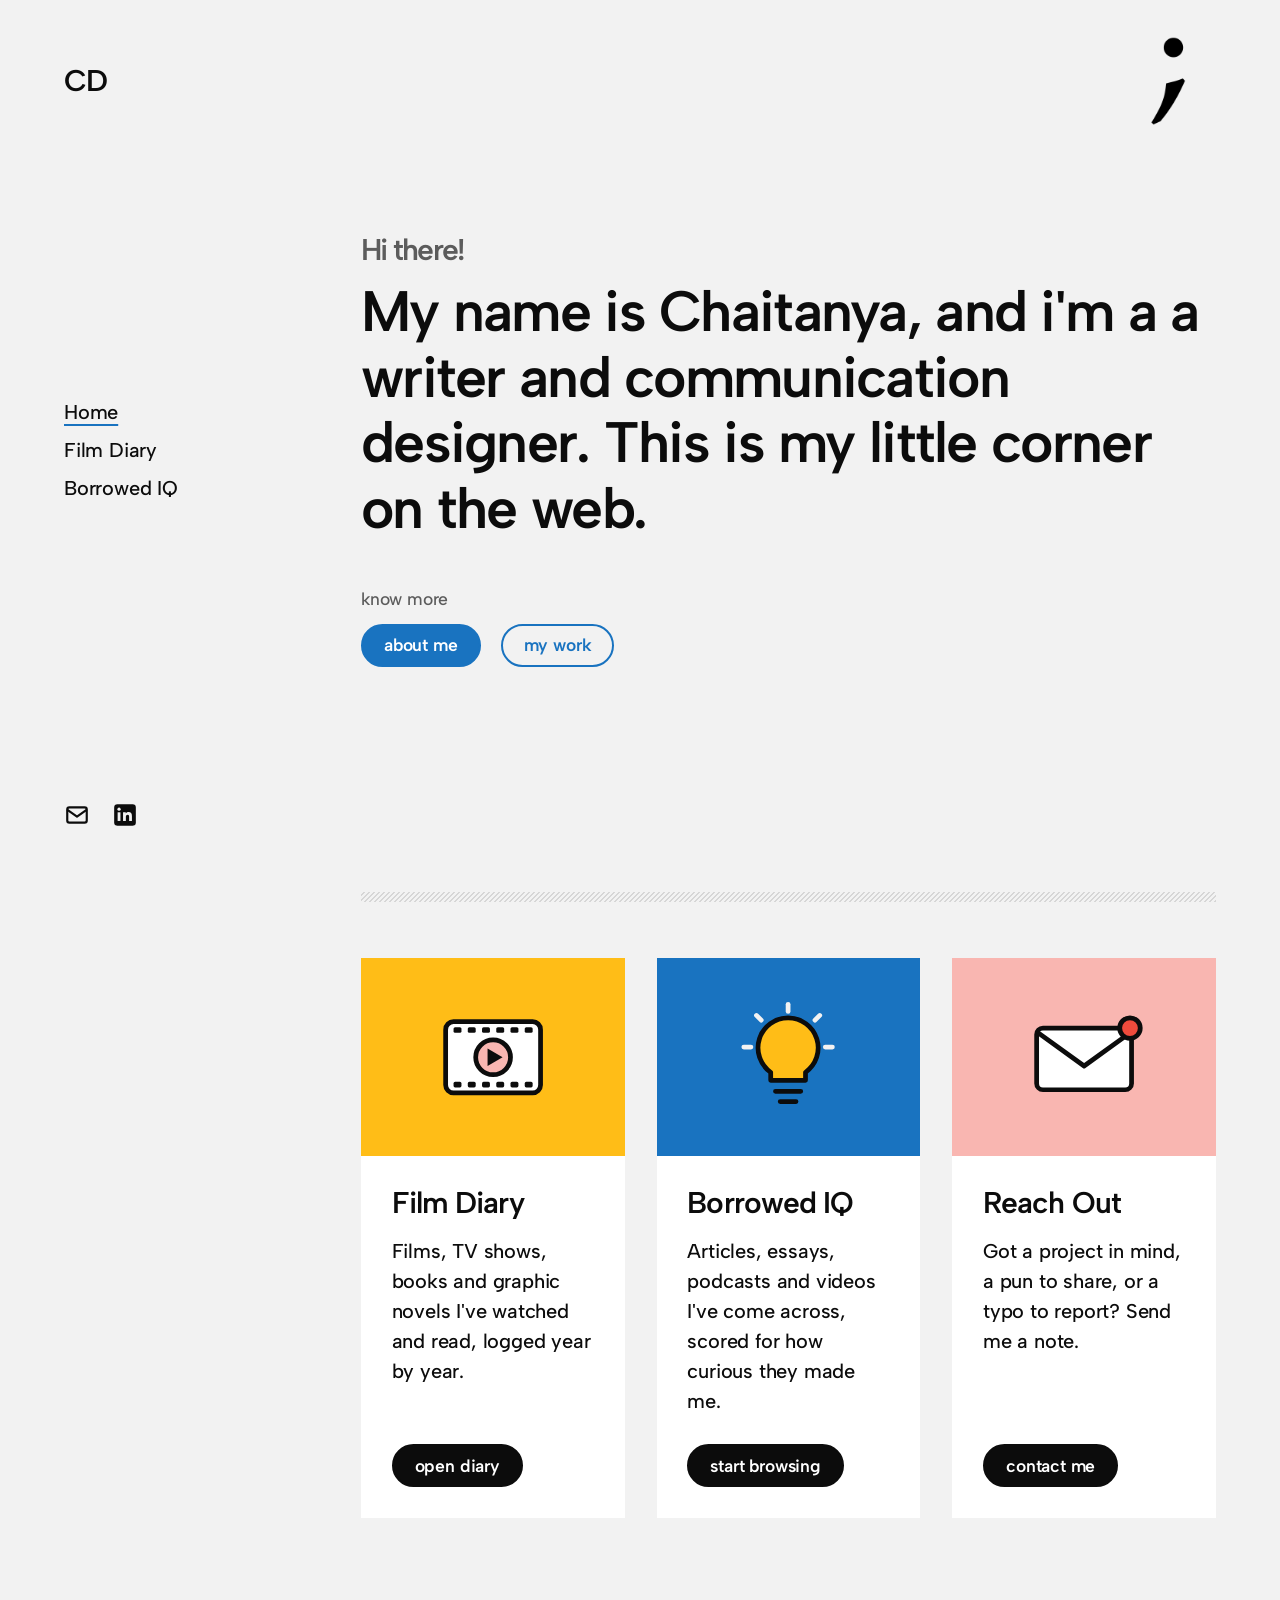
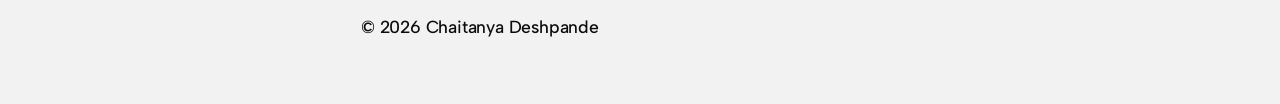
<file: index.html>
<!DOCTYPE html>
<html lang="en">
<head>
<meta charset="utf-8">
<meta name="viewport" content="width=device-width, initial-scale=1">
<title>Chaitanya Deshpande</title>
<meta name="description" content="Chaitanya Deshpande is a copywriter and communication designer based in Boston.">
<link rel="stylesheet" href="site.css">
<script src="site.js" defer></script>
<style>
  /* Section 1: hero, centred like Björk's front page */
  .hero{display:flex;align-items:center;min-height:calc(100vh - 2 * var(--gutter))}
  .hero h1{margin:0;font-size:var(--fs-h1);max-width:17em}
  .hero .kicker{display:block;margin-bottom:.4em;color:var(--secondary);font-size:var(--fs-xl);line-height:1.15}
  .hero .know{margin:clamp(28px,4vw,44px) 0 12px;color:var(--secondary);font-size:var(--fs-small)}
  .btns{display:flex;flex-wrap:wrap;gap:1em}
  .hatch.gap{margin:clamp(28px,5vw,56px) 0}

  /* Section 2: three blocks */
  .blocks{display:grid;grid-template-columns:repeat(auto-fit,minmax(240px,1fr));gap:var(--gap)}
  .block{display:flex;flex-direction:column;background:var(--quaternary)}
  .block .art{aspect-ratio:4/3;display:flex;align-items:center;justify-content:center}
  .block .art svg{width:60%;height:auto;display:block}
  .art.y{background:var(--rise)}
  .art.b{background:var(--calm)}
  .art.p{background:var(--roam)}
  .block .body{display:flex;flex-direction:column;align-items:flex-start;flex:1;padding:clamp(20px,2.4vw,32px)}
  .block h3{margin:0 0 .5em;font-size:var(--fs-xl)}
  .block p{margin:0 0 1.4em;line-height:1.5}
  .block .btn{margin-top:auto}

  @media (max-width:781px){
    .hero{min-height:60vh}
  }
</style>
</head>
<body data-page="home">

<main>
  <section class="hero" aria-labelledby="hi">
    <div>
      <h1 id="hi"><span class="kicker">Hi there!</span> My name is Chaitanya, and i'm a a writer and communication designer. 
        This is my little corner on the web.</h1>
      <p class="know">know more</p>
      <div class="btns">
        <a class="btn" href="https://chaitanyacd.wixsite.com/website/about" target="_blank" rel="noopener noreferrer">about me</a>
        <a class="btn outline" href="https://bit.ly/Chaitanya-portfolio" target="_blank" rel="noopener noreferrer">my work</a>
      </div>
    </div>
  </section>

  <hr class="hatch gap" aria-hidden="true">

  <section aria-labelledby="explore">
    <h2 id="explore" class="sr-only">Explore</h2>
    <div class="blocks">

      <article class="block">
        <div class="art y" aria-hidden="true">
          <svg viewBox="0 0 200 150">
            <rect x="40" y="30" width="120" height="90" rx="10" fill="#FFFFFF" stroke="#0C0C0C" stroke-width="6"/>
            <g fill="#0C0C0C">
              <rect x="50" y="37" width="10" height="7" rx="2"/><rect x="68" y="37" width="10" height="7" rx="2"/><rect x="86" y="37" width="10" height="7" rx="2"/><rect x="104" y="37" width="10" height="7" rx="2"/><rect x="122" y="37" width="10" height="7" rx="2"/><rect x="140" y="37" width="10" height="7" rx="2"/>
              <rect x="50" y="106" width="10" height="7" rx="2"/><rect x="68" y="106" width="10" height="7" rx="2"/><rect x="86" y="106" width="10" height="7" rx="2"/><rect x="104" y="106" width="10" height="7" rx="2"/><rect x="122" y="106" width="10" height="7" rx="2"/><rect x="140" y="106" width="10" height="7" rx="2"/>
            </g>
            <circle cx="100" cy="75" r="22" fill="#F9B6B1" stroke="#0C0C0C" stroke-width="6"/>
            <path d="M93 64 L112 75 L93 86 Z" fill="#0C0C0C"/>
          </svg>
        </div>
        <div class="body">
          <h3>Film Diary</h3>
          <p>Films, TV shows, books and graphic novels I've watched and read, logged year by year.</p>
          <a class="btn dark" href="diary.html">open diary</a>
        </div>
      </article>

      <article class="block">
        <div class="art b" aria-hidden="true">
          <svg viewBox="0 0 200 150">
            <g stroke="#F2F2F2" stroke-width="6" stroke-linecap="round" fill="none">
              <path d="M100 8 v9"/><path d="M60 22 l6 6"/><path d="M140 22 l-6 6"/><path d="M44 62 h9"/><path d="M156 62 h-9"/>
            </g>
            <g stroke="#0C0C0C" stroke-width="6" stroke-linecap="round" stroke-linejoin="round">
              <path d="M100 25 a38 38 0 0 1 22 69 v10 h-44 v-10 a38 38 0 0 1 22 -69z" fill="#FFBD17"/>
              <path d="M84 118 h32 M90 131 h20" fill="none"/>
            </g>
          </svg>
        </div>
        <div class="body">
          <h3>Borrowed IQ</h3>
          <p>Articles, essays, podcasts and videos I've come across, scored for how curious they made me.</p>
          <a class="btn dark" href="borrowed-iq.html">start browsing</a>
        </div>
      </article>

      <article class="block">
        <div class="art p" aria-hidden="true">
          <svg viewBox="0 0 200 150">
            <rect x="40" y="38" width="120" height="78" rx="8" fill="#FFFFFF" stroke="#0C0C0C" stroke-width="6" stroke-linejoin="round"/>
            <path d="M42 44 L100 86 L158 44" fill="none" stroke="#0C0C0C" stroke-width="6" stroke-linecap="round" stroke-linejoin="round"/>
            <circle cx="158" cy="38" r="13" fill="#EF4B3C" stroke="#0C0C0C" stroke-width="6"/>
          </svg>
        </div>
        <div class="body">
          <h3>Reach Out</h3>
          <p>Got a project in mind, a pun to share, or a typo to report? Send me a note.</p>
          <a class="btn dark" href="#" data-social="linkedin" target="_blank" rel="noopener noreferrer">contact me</a>
        </div>
      </article>

    </div>
  </section>
</main>

</body>
</html>
</file>
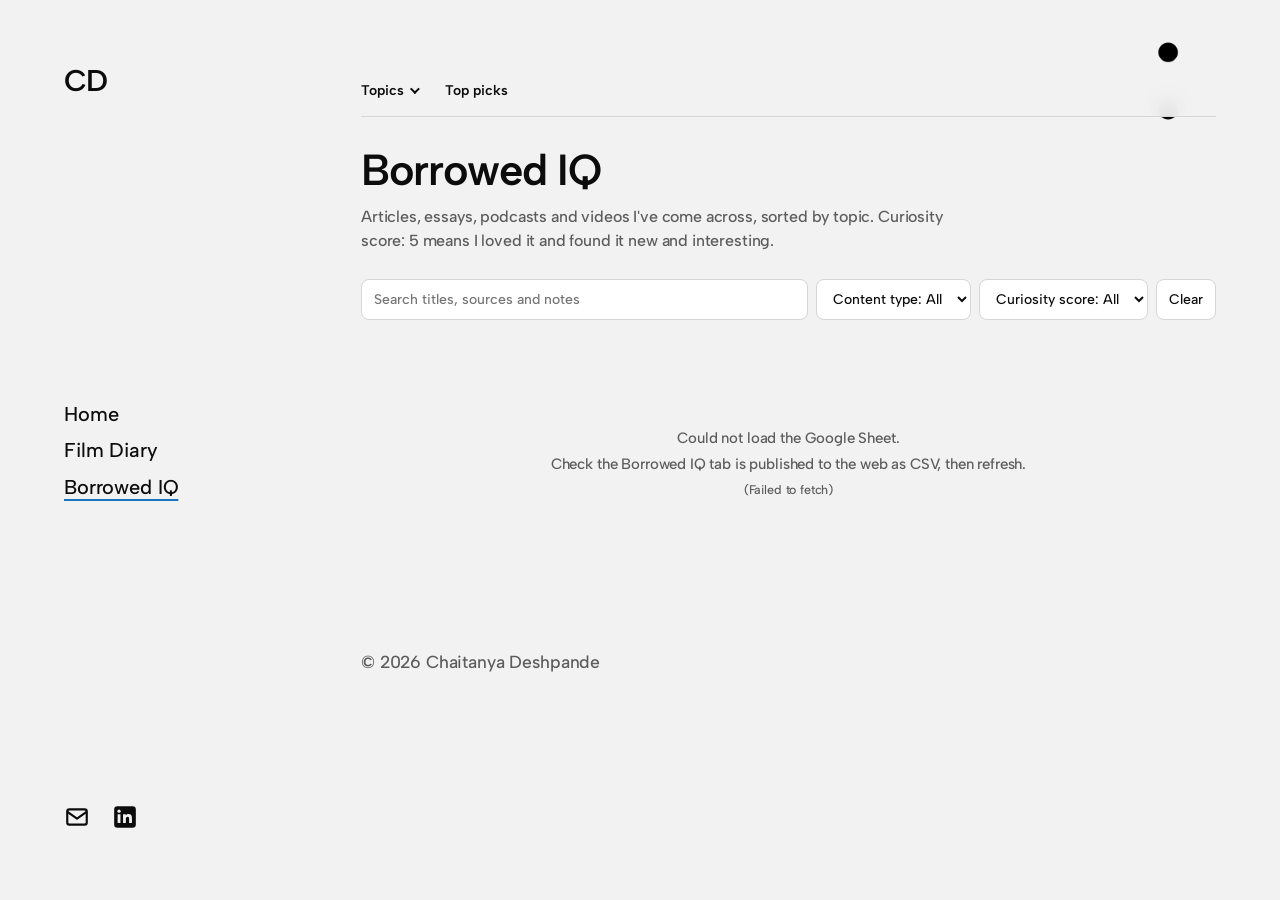
<file: borrowed-iq.html>
<!DOCTYPE html>
<html lang="en">
<head>
<meta charset="utf-8">
<meta name="viewport" content="width=device-width, initial-scale=1">
<title>Borrowed IQ · Chaitanya Deshpande</title>
<style>
  :root{--radius:14px}
  *{box-sizing:border-box}
  button,select,input{font:inherit;font-size:14px;color:var(--ink)}

  /* Topics bar */
  .hdr{position:sticky;top:0;z-index:30;background:rgba(242,242,242,.94);backdrop-filter:blur(8px);border-bottom:1px solid var(--line);margin-bottom:28px}
  .hdr-in{display:flex;align-items:center;height:52px}
  .nav{display:flex;align-items:center;gap:4px}
  .nav>button{background:none;border:0;padding:8px 12px;border-radius:8px;cursor:pointer;display:inline-flex;align-items:center;gap:6px;color:var(--ink);font-weight:600}
  .nav>button:first-child{margin-left:-12px}
  .nav>button:hover,.nav>button[aria-expanded=true]{background:var(--hover);color:var(--foreground)}
  .caret{width:7px;height:7px;border-right:2px solid currentColor;border-bottom:2px solid currentColor;transform:rotate(45deg) translateY(-2px);transition:transform .15s}
  button[aria-expanded=true] .caret{transform:rotate(-135deg)}
  .mega{display:none;position:absolute;left:0;right:0;top:100%;background:var(--panel);border:1px solid var(--line);border-radius:0 0 var(--radius) var(--radius);box-shadow:0 12px 30px rgba(0,0,0,.12);max-height:70vh;overflow:auto}
  .mega.open{display:block}
  .mega-in{padding:18px;display:grid;grid-template-columns:repeat(auto-fill,minmax(250px,1fr));gap:8px}
  .tile{display:flex;gap:12px;align-items:flex-start;text-align:left;background:none;border:1px solid transparent;border-radius:12px;padding:12px;cursor:pointer}
  .tile:hover,.tile.on{background:var(--bg);border-color:var(--line)}
  .tile.on{border-color:var(--primary)}
  .tile .ic{flex:none;width:38px;height:38px;border-radius:10px;background:var(--bg);border:1px solid var(--line);display:flex;align-items:center;justify-content:center;font-size:18px}
  .tile b{display:block;font-weight:600;color:var(--ink)}
  .tile em{display:block;font-style:normal;font-size:13px;color:var(--mute);margin-top:2px}

  h1{margin:0 0 10px;font-size:var(--fs-h3);font-weight:600;letter-spacing:-.03em;line-height:1.12;color:var(--ink)}
  .lede{max-width:62ch;color:var(--mute);margin:0 0 6px;font-size:16px}
  .stat{color:var(--mute);font-size:13px;margin:0 0 26px}

  .controls{display:flex;flex-wrap:wrap;gap:8px;margin-bottom:14px}
  .controls input,.controls select,.controls button{background:var(--panel);border:1px solid var(--line);border-radius:8px;padding:9px 12px}
  .controls input{flex:1;min-width:180px}
  .controls button{cursor:pointer}
  .controls button:hover{background:var(--hover);border-color:var(--hover);color:var(--foreground)}
  .bar{display:flex;align-items:center;gap:12px;color:var(--mute);font-size:13px;margin-bottom:22px;min-height:20px}

  .sec{display:flex;align-items:center;gap:14px;margin:34px 0 4px}
  .sec:first-child{margin-top:0}
  .sec h2{margin:0;font-size:24px;font-weight:600;letter-spacing:-.02em;color:var(--pink);line-height:1.2}
  .sec i{flex:1;height:1px;background:var(--line)}
  .sec em{font-style:normal;font-size:12px;color:var(--mute);white-space:nowrap}
  .blurb{color:var(--mute);margin:0 0 4px;font-size:14px}
  .grid{display:grid;grid-template-columns:repeat(auto-fill,minmax(260px,1fr));gap:28px 22px;margin-top:18px}

  .card{display:block;text-decoration:none;color:inherit}
  a.card:hover{background:none;color:inherit}
  .thumb{aspect-ratio:16/9;border-radius:var(--radius);overflow:hidden;border:1px solid rgba(0,0,0,.12);background:var(--panel);box-shadow:0 2px 10px rgba(0,0,0,.12);transition:transform .2s ease,box-shadow .2s ease,border-color .2s ease}
  .thumb img.cover{width:100%;height:100%;object-fit:cover;display:block}
  .thumb.fb{display:flex;flex-direction:column;align-items:center;justify-content:center;gap:10px;background:linear-gradient(135deg,#ffffff,#e6e6e6);color:var(--mute);font-size:13px;padding:10px;text-align:center}
  .thumb.fb img{width:44px;height:44px;border-radius:10px}
  @media (hover:hover){a.card:hover .thumb{transform:translateY(-4px);box-shadow:0 10px 24px rgba(0,0,0,.2);border-color:rgba(0,0,0,.28)}}
  @media (prefers-reduced-motion:reduce){.thumb{transition:none}a.card:hover .thumb{transform:none}}
  .lab{display:flex;align-items:center;gap:6px;margin-top:12px;font-size:12px;color:var(--mute)}
  .lab svg{width:14px;height:14px;fill:none;stroke:currentColor;stroke-width:2;stroke-linecap:round;stroke-linejoin:round}
  .lab b{font-weight:500;color:var(--ink)}
  .card h3{margin:6px 0 6px;font-size:17px;font-weight:600;letter-spacing:-.02em;line-height:1.3;overflow-wrap:anywhere}
  a.card:hover h3{text-decoration:underline;text-decoration-color:var(--hover);text-decoration-thickness:.2em;text-underline-offset:.12em}
  .note{margin:0 0 10px;font-size:14px;color:var(--mute);display:-webkit-box;-webkit-line-clamp:3;-webkit-box-orient:vertical;overflow:hidden}
  .foot{display:flex;justify-content:space-between;align-items:center;gap:8px;font-size:12px;color:var(--mute)}
  .score{display:inline-flex;gap:4px}
  .d{width:9px;height:9px;border-radius:50%;border:1px solid var(--pink)}
  .d.on{background:var(--pink)}
  .empty{color:var(--mute);padding:50px 0;text-align:center;line-height:1.7}

  @media(max-width:760px){
    .mega-in{grid-template-columns:1fr}
  }
</style>
<link rel="stylesheet" href="site.css">
<script src="site.js" defer></script>
</head>
<body data-page="iq">
<header class="hdr">
  <div class="hdr-in">
    <nav class="nav" id="nav" aria-label="Borrowed IQ">
      <button id="topicsBtn" type="button" aria-expanded="false" aria-controls="mega">Topics <i class="caret"></i></button>
      <div class="mega" id="mega"><div class="mega-in" id="megaIn"></div></div>
      <button id="topPicks" type="button">Top picks</button>
    </nav>
  </div>
</header>

<main>
  <h1>Borrowed IQ</h1>
  <p class="lede">Articles, essays, podcasts and videos I've come across, sorted by topic. Curiosity score: 5 means I loved it and found it new and interesting.</p>
  <p class="stat" id="stat">Loading…</p>

  <div class="controls">
    <input id="q" type="search" placeholder="Search titles, sources and notes" aria-label="Search">
    <select id="type" aria-label="Content type"><option value="">Content type: All</option></select>
    <select id="score" aria-label="Curiosity score">
      <option value="">Curiosity score: All</option>
      <option value="5">5 only</option>
      <option value="4">4 and up</option>
      <option value="3">3 and up</option>
    </select>
    <button id="clear" type="button">Clear</button>
  </div>
  <div class="bar" id="bar"></div>
  <div id="out"></div>
</main>

<script>
/* ===== 1. YOUR PUBLISHED "Borrowed IQ" TAB LINK (already filled in) ===== */
const CSV_URL = 'https://docs.google.com/spreadsheets/d/e/2PACX-1vTj6KMGSl8B5QMi1alkTwjdItAjxE8g4eW3uz1emvPtv29lml0xP1Soagn45S_vYtess6o5g_fVgvJe/pub?gid=15228694&single=true&output=csv';

/* ===== 2. TOPICS: icon and one-line description (menu order follows this list) ===== */
const TOPIC_INFO = {
  'Art & Culture':             {icon:'🎨', blurb:'Art, design, music and how culture moves'},
  'Creativity & Work':         {icon:'💡', blurb:'Making things and doing work that matters'},
  'Creativity & Productivity': {icon:'💡', blurb:'Making things and doing work that matters'},
  'Curious & Fresh':           {icon:'✨', blurb:'New to me and worth a look'},
  'Writing & Education':       {icon:'✍️', blurb:'Writing well, learning and teaching'},
  'History':                   {icon:'🏛️', blurb:'Stories from the past'},
  'Life & Ideas':              {icon:'🌱', blurb:'Ways of thinking and living'},
  'Pop Culture':               {icon:'🎬', blurb:'Film, TV, music and what everyone is talking about'},
  'Science & Tech':            {icon:'🔬', blurb:'How the world and its machines work'},
  'Sports':                    {icon:'⚽', blurb:'Games, athletes and the stories around them'}
};
/* ===== EVERYTHING BELOW STAYS AS IT IS ===== */

const TYPES=['Article','Essay','Podcast','Video'];
const PLURAL={Article:'Articles',Essay:'Essays',Podcast:'Podcasts',Video:'Videos'};
const TICON={
  Article:'<svg viewBox="0 0 24 24" aria-hidden="true"><path d="M6 3h9l4 4v14H6z"/><path d="M14 3v5h5M9 13h6M9 17h6"/></svg>',
  Essay:'<svg viewBox="0 0 24 24" aria-hidden="true"><path d="M4 20l4-1 11-11-3-3L5 16z"/></svg>',
  Podcast:'<svg viewBox="0 0 24 24" aria-hidden="true"><rect x="9" y="3" width="6" height="11" rx="3"/><path d="M5 11a7 7 0 0014 0M12 18v3"/></svg>',
  Video:'<svg viewBox="0 0 24 24" aria-hidden="true"><rect x="3" y="5" width="18" height="14" rx="3"/><path d="M10 9l5 3-5 3z"/></svg>'
};
const S={topic:'',type:'',score:'',q:''};
let items=[];
const $=id=>document.getElementById(id);
const esc=s=>String(s).replace(/[&<>"]/g,c=>({'&':'&amp;','<':'&lt;','>':'&gt;','"':'&quot;'}[c]));
const safeUrl=u=>/^https?:\/\//i.test(u)?u:'';
const ytId=u=>{const m=String(u).match(/(?:youtu\.be\/|youtube\.com\/(?:watch\?(?:.*&)?v=|shorts\/|embed\/|live\/))([\w-]{11})/);return m?m[1]:'';};
const typeOf=(t,u)=>/pod/i.test(t)?'Podcast':/vid|youtube|watch/i.test(t)?'Video':/essay/i.test(t)?'Essay':(!t&&ytId(u))?'Video':'Article';
const domain=u=>{try{return new URL(u).hostname.replace(/^www\./,'');}catch(e){return '';}};
function cacheGet(k){try{return JSON.parse(localStorage.getItem(k))}catch(e){return null}}
function cacheSet(k,v){try{localStorage.setItem(k,JSON.stringify(v))}catch(e){}}

/* ---------- Read the Google Sheet ---------- */
function parseCSV(text){
  const rows=[]; let row=[], cur='', q=false;
  for(let i=0;i<text.length;i++){
    const c=text[i];
    if(q){
      if(c==='"'){ if(text[i+1]==='"'){cur+='"';i++;} else q=false; }
      else cur+=c;
    } else if(c==='"') q=true;
    else if(c===','){ row.push(cur); cur=''; }
    else if(c==='\n'||c==='\r'){
      if(c==='\r'&&text[i+1]==='\n') i++;
      row.push(cur); cur='';
      if(row.some(x=>x.trim()!=='')) rows.push(row);
      row=[];
    } else cur+=c;
  }
  row.push(cur);
  if(row.some(x=>x.trim()!=='')) rows.push(row);
  return rows;
}
async function load(){
  if(CSV_URL.startsWith('PASTE')) throw new Error('no-url');
  const res=await fetch(CSV_URL+(CSV_URL.includes('?')?'&':'?')+'_='+Date.now());
  if(!res.ok) throw new Error('http '+res.status);
  const rows=parseCSV(await res.text());
  if(rows.length<2) return [];
  const head=rows[0].map(h=>h.toLowerCase().replace(/[^a-z0-9]/g,''));
  return rows.slice(1).map((r,idx)=>{
    const o={}; head.forEach((h,i)=>o[h]=(r[i]||'').trim());
    const url=safeUrl(o.url||o.link||'');
    return {
      idx, title:o.title, url, type:typeOf(o.type||'',url), cat:o.category||o.topic||'Other',
      src:o.source||o.author||'', score:Math.max(0,Math.min(5,Math.round(parseFloat(o.curiosityscore||o.score)||0))),
      note:o.note||o.notes||'', image:o.imageurl||o.image||''
    };
  }).filter(i=>i.title);
}

/* ---------- Thumbnails ---------- */
function thumb(i){
  const yt=ytId(i.url);
  const img=i.image||(yt?`https://img.youtube.com/vi/${yt}/hqdefault.jpg`:'');
  if(img) return `<div class="thumb"><img class="cover" src="${esc(img)}" alt="" loading="lazy" onerror="this.parentNode.className='thumb fb';this.outerHTML='<span>${esc(domain(i.url)||i.src)}</span>'"></div>`;
  const d=domain(i.url);
  return `<div class="thumb fb">${d?`<img src="https://www.google.com/s2/favicons?domain=${esc(d)}&sz=128" alt="">`:''}<span>${esc(i.src||d)}</span></div>`;
}
async function podArt(i){
  const term=i.src||i.title, key='pod1:'+term;
  let a=cacheGet(key);
  if(a===null){
    try{
      const d=await (await fetch('https://itunes.apple.com/search?media=podcast&entity=podcast&limit=1&term='+encodeURIComponent(term))).json();
      a=(d.results&&d.results[0]&&d.results[0].artworkUrl600)||'';
      cacheSet(key,a);
    }catch(e){a='';}
  }
  if(a) i.image=a;
}

/* ---------- Topics menu ---------- */
function topics(){
  const m={};
  items.forEach(i=>{(m[i.cat]=m[i.cat]||[]).push(i);});
  const ord=Object.keys(TOPIC_INFO), pos=n=>ord.indexOf(n)<0?999:ord.indexOf(n);
  return Object.entries(m).sort((a,b)=>pos(a[0])-pos(b[0])||b[1].length-a[1].length||a[0].localeCompare(b[0]));
}
function topicBlurb(name,list){
  const t=TOPIC_INFO[name]; if(t&&t.blurb) return t.blurb;
  const sc=list.filter(i=>i.score), avg=sc.length?(sc.reduce((s,i)=>s+i.score,0)/sc.length).toFixed(1):'–';
  return `${list.length} item${list.length>1?'s':''} · avg ${avg}`;
}
function buildMenu(){
  const tiles=topics().map(([name,list])=>{
    const t=TOPIC_INFO[name]||{};
    return `<button class="tile${S.topic===name?' on':''}" type="button" data-topic="${esc(name)}"><span class="ic">${t.icon||'✦'}</span><span><b>${esc(name)}</b><em>${esc(topicBlurb(name,list))}</em></span></button>`;
  }).join('');
  $('megaIn').innerHTML=tiles+`<button class="tile${S.topic===''?' on':''}" type="button" data-topic=""><span class="ic">→</span><span><b>Browse all</b><em>Everything, by topic</em></span></button>`;
}

/* ---------- Filters and rendering ---------- */
function visible(){
  const q=S.q.trim().toLowerCase();
  return items.filter(i=>
    (!S.topic||i.cat===S.topic)&&(!S.type||i.type===S.type)&&(!S.score||i.score>=+S.score)
    &&(!q||(i.title+' '+i.src+' '+i.note+' '+i.cat).toLowerCase().includes(q)));
}
const byScore=(a,b)=>b.score-a.score||b.idx-a.idx;

function card(i){
  const dots=[1,2,3,4,5].map(n=>`<i class="d${n<=i.score?' on':''}"></i>`).join('');
  const label=i.score?`Curiosity score ${i.score} out of 5`:'Not scored';
  const inner=`${thumb(i)}
    <div class="lab">${TICON[i.type]}<span>${i.type} in <b>${esc(i.cat)}</b></span></div>
    <h3>${esc(i.title)}</h3>
    ${i.note?`<p class="note">${esc(i.note)}</p>`:''}
    <div class="foot"><span class="score" role="img" aria-label="${label}">${dots}</span><span>${esc(i.src)}</span></div>`;
  return i.url?`<a class="card" href="${esc(i.url)}" target="_blank" rel="noopener noreferrer">${inner}</a>`:`<div class="card">${inner}</div>`;
}

function render(){
  const list=visible();
  const anyFilter=S.topic||S.type||S.score||S.q;
  $('bar').innerHTML=`<span>${list.length} of ${items.length} item${items.length===1?'':'s'}</span>`+(S.topic?`<span>· Topic: ${esc(S.topic)}</span>`:'');
  $('clear').style.visibility=anyFilter?'visible':'hidden';
  buildMenu();
  if(!list.length){ $('out').innerHTML='<div class="empty">Nothing matches. Try clearing the search or filters.</div>'; return; }

  // Always grouped by topic, highest curiosity score first within each topic
  let html='';
  topics().map(t=>t[0]).forEach(name=>{
    const g=list.filter(i=>i.cat===name).sort(byScore);
    if(!g.length) return;
    const info=TOPIC_INFO[name];
    html+=`<section><div class="sec"><h2>${info&&info.icon?info.icon+' ':''}${esc(name)}</h2><i></i><em>${g.length} item${g.length>1?'s':''}</em></div>`
      +(S.topic&&info&&info.blurb?`<p class="blurb">${esc(info.blurb)}</p>`:'')
      +`<div class="grid">${g.map(card).join('')}</div></section>`;
  });
  $('out').innerHTML=html;
}

/* ---------- State, URL and controls ---------- */
function readHash(){
  const p=new URLSearchParams(location.hash.slice(1));
  S.topic=p.get('topic')||''; S.type=p.get('type')||''; S.score=p.get('score')||''; S.q=p.get('q')||'';
}
function writeHash(){
  const p=new URLSearchParams();
  ['topic','type','score','q'].forEach(k=>{ if(S[k]) p.set(k,S[k]); });
  const h=p.toString();
  try{history.replaceState(null,'',h?'#'+h:location.pathname+location.search);}catch(e){}
}
function syncControls(){ $('q').value=S.q; $('type').value=S.type; $('score').value=S.score; }
function update(){ writeHash(); render(); }

function closeMenus(){
  $('mega').classList.remove('open'); $('topicsBtn').setAttribute('aria-expanded','false');
}
$('topicsBtn').addEventListener('click',()=>{
  const open=$('mega').classList.toggle('open');
  $('topicsBtn').setAttribute('aria-expanded',open);
});
$('megaIn').addEventListener('click',e=>{
  const b=e.target.closest('[data-topic]'); if(!b) return;
  S.topic=b.dataset.topic; syncControls(); update(); closeMenus();
  window.scrollTo({top:0,behavior:'smooth'});
});
$('topPicks').addEventListener('click',()=>{
  S.score='5'; syncControls(); update(); closeMenus();
  window.scrollTo({top:0,behavior:'smooth'});
});
document.addEventListener('click',e=>{ if(!e.target.closest('.nav')) closeMenus(); });
document.addEventListener('keydown',e=>{ if(e.key==='Escape') closeMenus(); });
$('q').addEventListener('input',e=>{ S.q=e.target.value; update(); });
['type','score'].forEach(id=>$(id).addEventListener('input',e=>{ S[id]=e.target.value; update(); }));
$('clear').addEventListener('click',()=>{ Object.assign(S,{topic:'',type:'',score:'',q:''}); syncControls(); update(); });

/* ---------- Start ---------- */
(async function start(){
  try{
    readHash();
    items=await load();
    const present=TYPES.filter(t=>items.some(i=>i.type===t));
    $('type').innerHTML='<option value="">Content type: All</option>'+present.map(t=>`<option value="${t}">${PLURAL[t]}</option>`).join('');
    const fives=items.filter(i=>i.score===5).length;
    $('stat').textContent=`${items.length} items · ${topics().length} topics · ${fives} scored 5`;
    syncControls(); render();
    const pods=items.filter(i=>i.type==='Podcast'&&!i.image);
    for(let k=0;k<pods.length;k+=6){
      await Promise.all(pods.slice(k,k+6).map(podArt));
      render();
    }
  }catch(e){
    console.error(e);
    $('stat').textContent='';
    $('out').innerHTML=e.message==='no-url'
      ? '<div class="empty">Paste your published Borrowed IQ sheet link into CSV_URL at the top of the code.</div>'
      : '<div class="empty">Could not load the Google Sheet.<br>Check the Borrowed IQ tab is published to the web as CSV, then refresh.<br><small>('+esc(e.message)+')</small></div>';
  }
})();
</script>
</body>
</html>
</file>
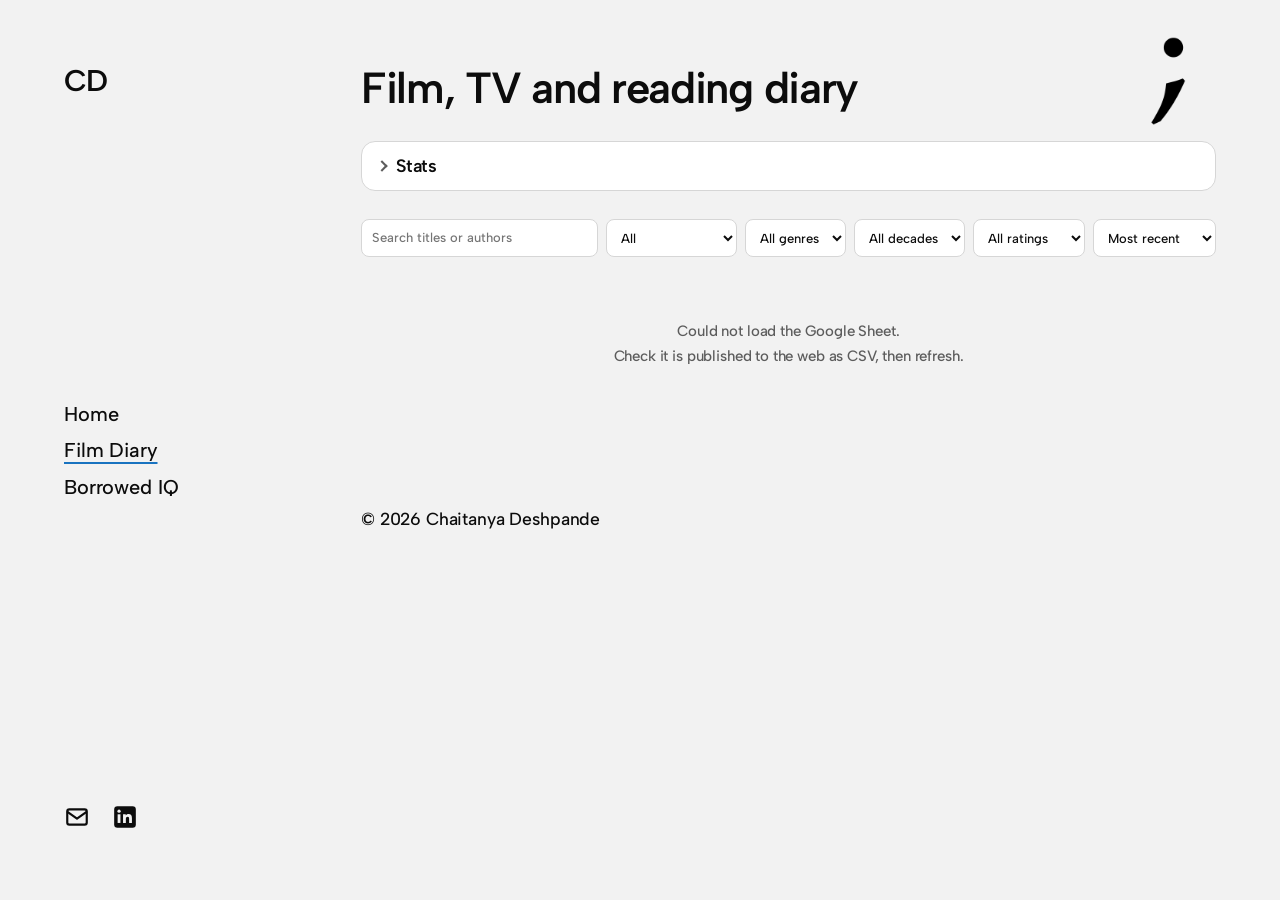
<file: diary.html>
<!DOCTYPE html>
<html lang="en">
<head>
<meta charset="utf-8">
<meta name="viewport" content="width=device-width, initial-scale=1">
<title>Film, TV and reading diary</title>
<link rel="preconnect" href="https://fonts.googleapis.com">
<link rel="preconnect" href="https://fonts.gstatic.com" crossorigin>
<link href="https://fonts.googleapis.com/css2?family=Space+Mono&display=swap" rel="stylesheet">
<style>
  :root{--bg:#14181c;--panel:#1f252b;--ink:#e8edf1;--mute:#8a98a5;--star:#00c030;--tv:#40bcf4;--bk:#ff8000;--gn:#a78bfa;--line:#2c343c;--pink:#FFAAE3;--radius:14px}
  *{box-sizing:border-box}
  body{margin:0;background:var(--bg);color:var(--ink);font:14px/1.45 'Space Mono',ui-monospace,SFMono-Regular,Menlo,Consolas,monospace;padding:24px;max-width:1400px;margin-inline:auto}
  h1{margin:0 0 4px;font-size:26px;font-weight:400;color:var(--pink);overflow-wrap:anywhere}
  h2{margin:0;font-size:18px;font-weight:400}
  .sub{color:var(--mute);margin:0 0 18px;font-size:12px;display:flex;flex-wrap:wrap;gap:6px 18px}
  .sum{display:inline-flex;align-items:center;gap:6px}
  .ico{display:inline-flex}
  .ico svg{width:16px;height:16px;display:block;fill:none;stroke:currentColor;stroke-width:2;stroke-linecap:round;stroke-linejoin:round}
  select,input,button{background:var(--panel);color:var(--ink);border:1px solid var(--line);border-radius:8px;padding:8px 10px;font:inherit;font-size:13px}
  select:focus,input:focus,button:focus-visible,.film:focus-visible,summary:focus-visible{outline:2px solid var(--star);outline-offset:2px}

  .stats{border:1px solid var(--line);border-radius:var(--radius);margin-bottom:28px;background:var(--panel)}
  .stats summary{list-style:none;cursor:pointer;display:flex;align-items:center;gap:10px;padding:14px 16px}
  .stats summary::-webkit-details-marker{display:none}
  .stats summary::before{content:"";width:8px;height:8px;border-right:2px solid var(--mute);border-bottom:2px solid var(--mute);transform:rotate(-45deg);transition:transform .15s}
  .stats[open] summary::before{transform:rotate(45deg)}
  .stats-body{padding:0 16px 16px}
  .stats-top{display:flex;justify-content:flex-end;margin-bottom:12px}
  .stats select{background:var(--bg)}
  .cards{display:grid;grid-template-columns:repeat(auto-fit,minmax(130px,1fr));gap:10px;margin-bottom:18px}
  .cards.yir{grid-template-columns:repeat(auto-fit,minmax(170px,1fr));margin-bottom:0}
  .card{background:var(--bg);border:1px solid var(--line);border-radius:10px;padding:10px 12px}
  .card b{display:block;font-size:19px;font-weight:400;overflow-wrap:anywhere}
  .card.t b{font-size:13px;line-height:1.5}
  .card span{font-size:11px;color:var(--mute)}
  h3{margin:0 0 10px;font-size:13px;font-weight:400;color:var(--mute)}
  .two{display:grid;grid-template-columns:3fr 2fr;gap:24px;margin-bottom:22px}
  @media(max-width:640px){.two{grid-template-columns:1fr}}
  .months{display:flex;align-items:flex-end;gap:6px;height:160px}
  .col{flex:1;display:flex;flex-direction:column;align-items:center;justify-content:flex-end;height:100%;min-width:0}
  .col .n{font-size:11px;color:var(--mute);height:16px}
  .col .stack{width:100%;display:flex;flex-direction:column-reverse;border-radius:4px 4px 0 0;overflow:hidden}
  .col .lab{font-size:10px;color:var(--mute);margin-top:4px}
  .legend{font-size:11px;color:var(--mute);margin-top:8px;display:flex;flex-wrap:wrap;gap:14px}
  .dot{display:inline-block;width:9px;height:9px;border-radius:3px;margin-right:5px}
  .grow{display:grid;grid-template-columns:110px 1fr 28px;align-items:center;gap:8px;margin-bottom:7px;font-size:12px}
  .grow .bar{height:8px;background:var(--bg);border-radius:4px;overflow:hidden}
  .grow .bar i{display:block;height:100%;background:var(--star)}
  .grow .v{text-align:right;color:var(--mute)}
  .note{font-size:11px;color:var(--mute);margin-top:10px}

  .controls{display:flex;flex-wrap:wrap;gap:8px;margin-bottom:22px}
  .controls input{flex:1;min-width:140px}
  .filters{display:contents}
  .fbtn{display:none;cursor:pointer}

  /* Apple TV-style cards: tall 2:3 posters, rounded corners, soft outline */
  .grid{display:grid;grid-template-columns:repeat(auto-fill,minmax(150px,1fr));gap:22px 18px}
  .film{background:none;border:0;padding:0;text-align:left;color:inherit;cursor:pointer;font:inherit}
  .poster{position:relative;aspect-ratio:2/3;background:var(--panel);border-radius:var(--radius);overflow:hidden;border:1px solid rgba(255,255,255,.18);box-shadow:0 2px 10px rgba(0,0,0,.35);display:flex;align-items:center;justify-content:center;padding:8px;text-align:center;color:var(--mute);font-size:12px;overflow-wrap:anywhere;transition:transform .2s ease,box-shadow .2s ease,border-color .2s ease}
  .poster img{width:100%;height:100%;object-fit:cover;display:block;margin:-8px}
  @media (hover:hover){.film:hover .poster{transform:translateY(-4px) scale(1.02);box-shadow:0 10px 24px rgba(0,0,0,.5);border-color:rgba(255,255,255,.35)}}
  @media (prefers-reduced-motion:reduce){.poster{transition:none}.film:hover .poster{transform:none}}
  .tag{position:absolute;top:8px;left:8px;background:rgba(20,24,28,.85);color:var(--ink);font-size:10px;padding:2px 7px;border-radius:6px;border:1px solid var(--line)}
  .tag.re{top:auto;bottom:8px;color:var(--pink);border-color:var(--pink)}
  .meta{margin-top:8px;font-size:11px;color:var(--mute);display:flex;justify-content:space-between;gap:4px}
  .stars{color:var(--star);letter-spacing:1px}
  .name{font-size:12px;margin-top:4px;line-height:1.3;overflow-wrap:anywhere}
  .by{font-size:11px;color:var(--mute);overflow-wrap:anywhere}
  .count{color:var(--mute);font-size:12px;margin-bottom:12px}
  .empty{grid-column:1/-1;color:var(--mute);padding:40px 0;text-align:center;line-height:1.7}

  /* Year dividers */
  .yr{grid-column:1/-1;display:flex;align-items:center;gap:14px;margin:18px 0 0}
  .yr:first-child{margin-top:0}
  .yr span{font-size:22px;color:var(--pink);line-height:1}
  .yr i{flex:1;height:1px;background:var(--line)}
  .yr em{font-style:normal;font-size:11px;color:var(--mute);white-space:nowrap}

  /* Phones: three posters per row, filters behind a button */
  @media(max-width:640px){
    body{padding:14px}
    h1{font-size:22px}
    .fbtn{display:block}
    .filters{display:none;flex-basis:100%;flex-wrap:wrap;gap:8px}
    .filters.open{display:flex}
    .filters select{flex:1 1 calc(50% - 8px)}
    .grid{grid-template-columns:repeat(3,1fr);gap:16px 8px}
    .poster{border-radius:10px;padding:4px;font-size:11px}
    .poster img{margin:-4px}
    .tag{top:5px;left:5px;font-size:8px;padding:1px 4px;border-radius:4px}
    .tag.re{top:auto;bottom:5px}
    .name{font-size:11px}
    .by{font-size:10px}
    .meta{flex-direction:column;gap:1px;font-size:10px}
    .stats-body{padding:0 12px 14px}
    .yr span{font-size:19px}
  }
</style>
<link rel="stylesheet" href="site.css">
<script src="site.js" defer></script>
</head>
<body data-page="diary">
<h1>Film, TV and reading diary</h1>
<p class="sub" id="summary">Loading…</p>

<details class="stats">
  <summary><h2>Stats</h2></summary>
  <div class="stats-body">
    <div class="stats-top"><select id="year" aria-label="Year"></select></div>
    <div class="cards" id="cards"></div>
    <div class="two">
      <div>
        <h3 id="chartTitle">Per month</h3>
        <div class="months" id="months"></div>
        <div class="legend">
          <span><i class="dot" style="background:var(--star)"></i>Films</span>
          <span><i class="dot" style="background:var(--tv)"></i>TV shows</span>
        </div>
      </div>
      <div>
        <h3>Top genres</h3>
        <div id="topgenres"></div>
      </div>
    </div>
    <h3 id="yirTitle">Year in review</h3>
    <div class="cards yir" id="yir"></div>
    <div class="note" id="timeNote"></div>
  </div>
</details>

<div class="controls">
  <input id="q" type="search" placeholder="Search titles or authors" aria-label="Search titles or authors">
  <button class="fbtn" id="fbtn" type="button" aria-expanded="false" aria-controls="filters">Filters</button>
  <div class="filters" id="filters">
    <select id="type" aria-label="Type">
      <option value="">All</option>
      <option value="movie">Movies</option>
      <option value="tv">TV shows</option>
      <option value="book">Books</option>
      <option value="gn">Graphic novels</option>
    </select>
    <select id="genre" aria-label="Genre"><option value="">All genres</option></select>
    <select id="decade" aria-label="Decade"><option value="">All decades</option></select>
    <select id="rating" aria-label="Rating">
      <option value="">All ratings</option>
      <option value="5">5 ★</option>
      <option value="4">4 ★ and up</option>
      <option value="3">3 ★ and up</option>
      <option value="none">Unrated</option>
    </select>
    <select id="sort" aria-label="Sort">
      <option value="date">Most recent</option>
      <option value="rating">Highest rated</option>
      <option value="title">Title A–Z</option>
    </select>
  </div>
</div>
<div class="count" id="count"></div>
<div class="grid" id="grid"></div>

<script>
/* ===== 1. YOUR SHEET LINK (already filled in) ===== */
const SHEET_CSV_URL = 'https://docs.google.com/spreadsheets/d/e/2PACX-1vTj6KMGSl8B5QMi1alkTwjdItAjxE8g4eW3uz1emvPtv29lml0xP1Soagn45S_vYtess6o5g_fVgvJe/pub?gid=522183626&single=true&output=csv';
/* ===== 2. EVERYTHING BELOW STAYS AS IT IS ===== */

const TMDB_KEY = '8823545e032f67940cb4ac537d6b367b';
const TMDB='https://api.themoviedb.org/3/';

const MONTHS=['Jan','Feb','Mar','Apr','May','Jun','Jul','Aug','Sep','Oct','Nov','Dec'];
const KINDS=[['movie','m','--star'],['tv','t','--tv']];
const ICON={
  movie:'<svg viewBox="0 0 24 24" aria-hidden="true"><rect x="3" y="4" width="18" height="16" rx="2"/><path d="M7 4v16M17 4v16M3 9h4M3 15h4M17 9h4M17 15h4"/></svg>',
  tv:'<svg viewBox="0 0 24 24" aria-hidden="true"><rect x="3" y="7" width="18" height="13" rx="2"/><path d="M8 3l4 4 4-4"/></svg>',
  book:'<svg viewBox="0 0 24 24" aria-hidden="true"><path d="M4 19.5v-15A2.5 2.5 0 0 1 6.5 2H20v20H6.5a2.5 2.5 0 0 1 0-5H20"/></svg>',
  gn:'<svg viewBox="0 0 24 24" aria-hidden="true"><rect x="3" y="3" width="18" height="18" rx="2"/><path d="M3 12h18M10 3v9M14 12v9"/></svg>'
};
let films = [];
const $ = id => document.getElementById(id);

const stars = r => '★'.repeat(Math.floor(r)) + (r % 1 ? '½' : '');
const fmt = d => d ? new Date(d+'T12:00:00').toLocaleDateString('en-US',{month:'short',day:'numeric',year:'numeric'}) : '';
const esc = s => String(s).replace(/[&<>"]/g,c=>({'&':'&amp;','<':'&lt;','>':'&gt;','"':'&quot;'}[c]));
const hm = m => Math.floor(m/60).toLocaleString()+' h '+Math.round(m%60)+' m';
const kindOf = t => /graphic|comic|manga/i.test(t||'') ? 'gn' : /book/i.test(t||'') ? 'book' : /tv/i.test(t||'') ? 'tv' : 'movie';
const isRead = f => f.type==='book' || f.type==='gn';
const tagOf = f => f.type==='tv' ? 'TV'+(f.season?' S'+f.season:'') : f.type==='book' ? 'Book' : f.type==='gn' ? 'Graphic novel' : '';
const decadeOf = f => { const y=f.rel||+f.year||0; return y?Math.floor(y/10)*10:0; };
const yr = s => { const n=parseInt(String(s||'').slice(0,4),10); return n>1000?n:0; };
const norm = s => String(s||'').toLowerCase().replace(/[^a-z0-9]+/g,'');
const uniqKey = f => f.type+'|'+norm(f.title)+'|'+(f.year||f.rel||'');

/* ---------- Read the Google Sheet ---------- */
function parseCSV(text){
  const rows=[]; let row=[], cur='', q=false;
  for(let i=0;i<text.length;i++){
    const c=text[i];
    if(q){
      if(c==='"'){ if(text[i+1]==='"'){cur+='"';i++;} else q=false; }
      else cur+=c;
    } else if(c==='"') q=true;
    else if(c===','){ row.push(cur); cur=''; }
    else if(c==='\n'||c==='\r'){
      if(c==='\r'&&text[i+1]==='\n') i++;
      row.push(cur); cur='';
      if(row.some(x=>x.trim()!=='')) rows.push(row);
      row=[];
    } else cur+=c;
  }
  row.push(cur);
  if(row.some(x=>x.trim()!=='')) rows.push(row);
  return rows;
}

// Accepts 2023-03-15, 3/15/2023, or just 2023 (placed on January 1)
function toDate(v){
  v=String(v||'').trim();
  if(!v) return '';
  if(/^\d{4}$/.test(v)) return v+'-01-01';
  if(/^\d{4}-\d{2}-\d{2}/.test(v)) return v.slice(0,10);
  const d=new Date(v);
  if(isNaN(d.getTime())) return '';
  return d.getFullYear()+'-'+String(d.getMonth()+1).padStart(2,'0')+'-'+String(d.getDate()).padStart(2,'0');
}

async function loadFilms(){
  if(SHEET_CSV_URL.startsWith('PASTE')) throw new Error('no-url');
  const url=SHEET_CSV_URL+(SHEET_CSV_URL.includes('?')?'&':'?')+'_='+Date.now();
  const res=await fetch(url);
  if(!res.ok) throw new Error('http '+res.status);
  const rows=parseCSV(await res.text());
  if(rows.length<2) return [];
  const head=rows[0].map(h=>h.toLowerCase().replace(/[^a-z0-9]/g,''));
  return rows.slice(1).map(r=>{
    const o={}; head.forEach((h,i)=>o[h]=(r[i]||'').trim()); return o;
  }).filter(o=>o.title).map(o=>({
    title:o.title, author:o.author||'', year:parseInt(o.year,10)||0,
    date:toDate(o.watcheddate), rating:Math.min(5,parseFloat(o.rating)||0),
    episodes:parseInt(o.episodes,10)||0, season:parseInt(o.season,10)||0,
    cover:o.coverurl||'', tmdbId:parseInt(o.tmdbid,10)||0,
    type:kindOf(o.type), poster:null, genres:[], minutes:0, rel:0, rewatch:false
  }));
}

// Marks every viewing after the first (by watched date) as a rewatch.
// For TV, each season is tracked separately.
function markRewatches(){
  const seen={};
  films.forEach(f=>f.rewatch=false);
  films.filter(f=>f.date).sort((a,b)=>a.date.localeCompare(b.date)).forEach(f=>{
    const k=uniqKey(f)+'|'+(f.season||0);
    if(seen[k]) f.rewatch=true; else seen[k]=1;
  });
}

function cacheGet(k){try{return JSON.parse(localStorage.getItem(k))}catch(e){return null}}
function cacheSet(k,v){try{localStorage.setItem(k,JSON.stringify(v))}catch(e){}}

/* ---------- Posters: films and TV (TMDB) ---------- */
// Prefer a result whose title matches exactly (so "Party" beats "Bachelor Party")
function pickBest(results,title){
  if(!results||!results.length) return null;
  const t=norm(title);
  return results.find(r=>norm(r.title||r.name)===t||norm(r.original_title||r.original_name)===t)||results[0];
}

async function tmdbSearch(tv,title,year){
  let url=`${TMDB}search/${tv?'tv':'movie'}?api_key=${TMDB_KEY}&query=${encodeURIComponent(title)}`;
  if(year) url+= tv ? `&first_air_date_year=${year}` : `&year=${year}`;
  const data=await (await fetch(url)).json();
  return data.results||[];
}

async function enrichScreen(f){
  const tv=f.type==='tv';
  const key='tmdb6:'+f.type+':'+f.title+(f.year||'')+':'+(f.season||0)+':'+(f.tmdbId||'');
  let hit=cacheGet(key);
  if(!hit){
    try{
      let id=f.tmdbId;
      if(!id){
        let results=await tmdbSearch(tv,f.title,f.year);
        // Release years are often off by one between sources, so try the neighbouring years too
        if(!results.length&&f.year){
          for(const y of [f.year-1,f.year+1]){
            results=await tmdbSearch(tv,f.title,y);
            if(results.length) break;
          }
        }
        const r=pickBest(results,f.title);
        if(r) id=r.id;
      }
      if(id){
        const d=await (await fetch(`${TMDB}${tv?'tv':'movie'}/${id}?api_key=${TMDB_KEY}`)).json();
        if(d&&d.id){
          const per = tv ? ((d.episode_run_time&&d.episode_run_time[0]) || (d.last_episode_to_air&&d.last_episode_to_air.runtime) || 45) : (d.runtime||0);
          let eps = tv ? (d.number_of_episodes||0) : 1;
          let poster = d.poster_path;
          if(tv && f.season){
            const s=await (await fetch(`${TMDB}tv/${id}/season/${f.season}?api_key=${TMDB_KEY}`)).json();
            if(s.poster_path) poster=s.poster_path;
            if(s.episodes&&s.episodes.length) eps=s.episodes.length;
          }
          hit={poster,genres:(d.genres||[]).map(g=>g.name).filter(Boolean),per,eps,yr:yr(tv?d.first_air_date:d.release_date)};
          cacheSet(key,hit);
        }
      }
    }catch(e){}
  }
  if(hit){
    f.poster=hit.poster?'https://image.tmdb.org/t/p/w342'+hit.poster:null;
    f.genres=hit.genres;
    f.rel=hit.yr||0;
    f.minutes = tv ? hit.per*(f.episodes||hit.eps) : hit.per;
  }
}

/* ---------- Covers: books and graphic novels ---------- */
async function enrichBook(f, searchTitle){
  const key='bk4:'+searchTitle+'|'+(f.author||'');
  let hit=cacheGet(key);
  if(!hit){
    hit={poster:null,genres:[],yr:0};
    try{
      const q='intitle:"'+searchTitle+'"'+(f.author?' inauthor:"'+f.author+'"':'');
      const data=await (await fetch('https://www.googleapis.com/books/v1/volumes?maxResults=1&q='+encodeURIComponent(q))).json();
      const v=data.items&&data.items[0]&&data.items[0].volumeInfo;
      if(v){
        let c=v.imageLinks&&(v.imageLinks.thumbnail||v.imageLinks.smallThumbnail);
        if(c) hit.poster=c.replace('http://','https://').replace('&edge=curl','');
        hit.genres=[...new Set((v.categories||[]).map(x=>x.split(' / ')[0]))];
        hit.yr=yr(v.publishedDate);
      }
    }catch(e){}
    if(!hit.poster||!hit.yr){
      try{
        let u='https://openlibrary.org/search.json?limit=1&fields=cover_i,subject,first_publish_year&title='+encodeURIComponent(searchTitle);
        if(f.author) u+='&author='+encodeURIComponent(f.author);
        const o=((await (await fetch(u)).json()).docs||[])[0];
        if(o){
          if(!hit.poster&&o.cover_i) hit.poster='https://covers.openlibrary.org/b/id/'+o.cover_i+'-M.jpg';
          if(!hit.genres.length&&o.subject) hit.genres=o.subject.slice(0,2);
          if(!hit.yr&&o.first_publish_year) hit.yr=o.first_publish_year;
        }
      }catch(e){}
    }
    if(hit.poster||hit.yr) cacheSet(key,hit);
  }
  f.poster=hit.poster;
  f.genres=hit.genres;
  f.rel=hit.yr||0;
}

// A Cover URL in the sheet overrides any automatic poster, for every type
const enrich = async f => {
  if(isRead(f)) await enrichBook(f, f.title.split(/:| - |—|–/)[0].trim());
  else await enrichScreen(f);
  if(f.cover) f.poster=f.cover;
};

/* ---------- Stats ---------- */
function fillYears(){
  const ys=[...new Set(films.map(f=>f.date.slice(0,4)).filter(Boolean))].sort().reverse();
  const cur=$('year').value;
  $('year').innerHTML='<option value="">All time</option>'+ys.map(y=>`<option value="${y}">${y}</option>`).join('');
  $('year').value = ys.includes(cur) ? cur : (ys[0]||'');
}

function renderStats(){
  const y=$('year').value;
  const set=films.filter(f=>f.date && (!y || f.date.slice(0,4)===y));
  const screen=set.filter(f=>!isRead(f));
  const n=k=>set.filter(f=>f.type===k).length;
  const uniq=k=>new Set(set.filter(f=>f.type===k).map(uniqKey)).size;
  const watch=screen.reduce((t,f)=>t+(f.minutes||0),0);
  const missing=screen.filter(f=>!f.minutes).length;
  const rated=screen.filter(f=>f.rating);
  const avg=rated.length?(rated.reduce((t,f)=>t+f.rating,0)/rated.length).toFixed(1):'–';

  $('cards').innerHTML=[
    [hm(watch),'Watch time'],
    [n('movie'),'Films logged'],[uniq('movie'),'Unique films'],
    [n('tv'),'TV shows logged'],[uniq('tv'),'Unique TV shows'],
    [n('book'),'Books'],[n('gn'),'Graphic novels'],
    [avg,'Average rating (films and TV)']
  ].map(([b,s])=>`<div class="card"><b>${b}</b><span>${s}</span></div>`).join('');

  const keys = y ? MONTHS.map((m,i)=>[m,String(i+1).padStart(2,'0')])
                 : [...new Set(films.map(f=>f.date.slice(0,4)).filter(Boolean))].sort().map(v=>[v,v]);
  const bucket = f => y ? f.date.slice(5,7) : f.date.slice(0,4);
  $('chartTitle').textContent = y ? 'Per month in '+y : 'Per year';
  const rows=keys.map(([lab,k])=>{
    const inB=set.filter(f=>bucket(f)===k&&!isRead(f)), c={};
    KINDS.forEach(([kind,key])=>c[key]=inB.filter(f=>f.type===kind).length);
    return {lab,c,total:inB.length};
  });
  const max=Math.max(1,...rows.map(r=>r.total));
  $('months').innerHTML=rows.map(r=>`
    <div class="col" title="${r.lab}: ${r.total}">
      <div class="n">${r.total||''}</div>
      <div class="stack" style="height:${r.total/max*120}px">
        ${KINDS.map(([kind,key,col])=>`<div style="flex:${r.c[key]};background:var(${col})"></div>`).join('')}
      </div>
      <div class="lab">${r.lab}</div>
    </div>`).join('');

  const counts={};
  screen.forEach(f=>f.genres.forEach(g=>counts[g]=(counts[g]||0)+1));
  const top=Object.entries(counts).sort((a,b)=>b[1]-a[1]).slice(0,6);
  const gmax=top.length?top[0][1]:1;
  $('topgenres').innerHTML=top.length?top.map(([g,c])=>`
    <div class="grow"><span>${esc(g)}</span><div class="bar"><i style="width:${c/gmax*100}%"></i></div><span class="v">${c}</span></div>`).join('')
    :'<div class="note">Genres appear once posters load.</div>';

  // Year in review
  $('yirTitle').textContent = y ? 'Year in review · '+y : 'All time in review';
  const topRated=screen.filter(f=>f.rating).sort((a,b)=>b.rating-a.rating||b.date.localeCompare(a.date)).slice(0,3);
  const topGenre=top[0];
  const mc={}; set.forEach(f=>{const k=f.date.slice(0,7); mc[k]=(mc[k]||0)+1;});
  const busiest=Object.entries(mc).sort((a,b)=>b[1]-a[1])[0];
  const longest=screen.filter(f=>f.type==='movie'&&f.minutes).sort((a,b)=>b.minutes-a.minutes)[0];
  const rew=set.filter(f=>f.rewatch).length;
  $('yir').innerHTML=[
    [topRated.length?topRated.map(f=>esc(f.title)+' '+stars(f.rating)).join('<br>'):'–','Top rated'],
    [topGenre?esc(topGenre[0])+' ('+topGenre[1]+')':'–','Most watched genre'],
    [busiest?MONTHS[+busiest[0].slice(5,7)-1]+' '+busiest[0].slice(0,4)+' ('+busiest[1]+')':'–','Busiest month'],
    [longest?esc(longest.title)+' · '+hm(longest.minutes):'–','Longest film'],
    [rew,'Rewatches']
  ].map(([b,s])=>`<div class="card t"><b>${b}</b><span>${s}</span></div>`).join('');

  $('timeNote').textContent = missing ? `${missing} title${missing>1?'s':''} had no runtime found and ${missing>1?'are':'is'} left out of watch time.` : '';
}

/* ---------- Grid ---------- */
function ratingOk(f,rt){
  if(!rt) return true;
  if(rt==='none') return !f.rating;
  return f.rating>=+rt;
}

function cardHtml(f){
  return `
    <button class="film" title="${esc(f.title)}${f.author?' by '+esc(f.author):''}${f.season?' (Season '+f.season+')':''}${f.rel&&!f.season?' ('+f.rel+')':''}${f.rewatch?' · Rewatch':''} ${f.genres.join(', ')}" aria-label="${esc(f.title)}${tagOf(f)?', '+tagOf(f):''}${f.rewatch?', rewatch':''}${f.rating?', rated '+f.rating+' out of 5':''}">
      <div class="poster">${tagOf(f)?`<span class="tag">${tagOf(f)}</span>`:''}${f.rewatch?'<span class="tag re">Rewatch</span>':''}${f.poster?`<img src="${f.poster}" alt="" loading="lazy">`:esc(f.title)}</div>
      <div class="name">${esc(f.title)}</div>
      ${f.author?`<div class="by">${esc(f.author)}</div>`:''}
      <div class="meta"><span class="stars">${stars(f.rating)}</span><span>${fmt(f.date)}</span></div>
    </button>`;
}

function render(){
  const q=$('q').value.trim().toLowerCase(), t=$('type').value, g=$('genre').value,
        dec=$('decade').value, rt=$('rating').value, s=$('sort').value;
  let list=films.filter(f=>(!q||(f.title+' '+f.author).toLowerCase().includes(q))
    &&(!t||f.type===t)&&(!g||f.genres.includes(g))
    &&(!dec||decadeOf(f)===+dec)&&ratingOk(f,rt));
  list.sort((a,b)=> s==='rating'? b.rating-a.rating || b.date.localeCompare(a.date)
                  : s==='title'? a.title.localeCompare(b.title)
                  : b.date.localeCompare(a.date));
  $('count').textContent=list.length+(list.length===1?' title':' titles');

  if(!list.length){
    $('grid').innerHTML='<div class="empty">Nothing matches. Try clearing the search or filters.</div>';
    return;
  }

  // When sorted by date, start each year with a divider (year, line, number of titles)
  const byDate = s==='date';
  const perYear={};
  if(byDate) list.forEach(f=>{ const k=f.date?f.date.slice(0,4):'No date'; perYear[k]=(perYear[k]||0)+1; });
  let html='', last=null;
  list.forEach(f=>{
    if(byDate){
      const k=f.date?f.date.slice(0,4):'No date';
      if(k!==last){
        const c=perYear[k];
        html+=`<div class="yr" role="heading" aria-level="3"><span>${k}</span><i></i><em>${c} ${c===1?'title':'titles'}</em></div>`;
        last=k;
      }
    }
    html+=cardHtml(f);
  });
  $('grid').innerHTML=html;
}

function fillGenres(){
  const all=[...new Set(films.flatMap(f=>f.genres))].sort(), cur=$('genre').value;
  $('genre').innerHTML='<option value="">All genres</option>'+all.map(x=>`<option${x===cur?' selected':''}>${esc(x)}</option>`).join('');
}

function fillDecades(){
  const all=[...new Set(films.map(decadeOf).filter(Boolean))].sort((a,b)=>b-a), cur=$('decade').value;
  $('decade').innerHTML='<option value="">All decades</option>'+all.map(d=>`<option value="${d}"${String(d)===cur?' selected':''}>${d}s</option>`).join('');
}

function summary(){
  const c=k=>films.filter(f=>f.type===k).length;
  const items=[['movie','film','films','--star'],['tv','TV show','TV shows','--tv'],['book','book','books','--bk'],['gn','graphic novel','graphic novels','--gn']];
  $('summary').innerHTML=items.map(([k,one,many,col])=>{
    const n=c(k);
    return `<span class="sum"><i class="ico" style="color:var(${col})">${ICON[k]}</i>${n} ${n===1?one:many}</span>`;
  }).join('');
}

['q','type','genre','decade','rating','sort'].forEach(id=>$(id).addEventListener('input',render));
$('year').addEventListener('input',renderStats);
$('fbtn').addEventListener('click',()=>{
  const open=$('filters').classList.toggle('open');
  $('fbtn').setAttribute('aria-expanded',open);
});

/* ---------- Start ---------- */
(async function start(){
  try{
    films=await loadFilms();
  }catch(e){
    $('summary').textContent='';
    $('grid').innerHTML = e.message==='no-url'
      ? '<div class="empty">Paste your published Google Sheet link into SHEET_CSV_URL at the top of the code.</div>'
      : '<div class="empty">Could not load the Google Sheet.<br>Check it is published to the web as CSV, then refresh.</div>';
    return;
  }
  markRewatches();
  summary(); fillYears(); fillDecades(); render(); renderStats();
  // Look up posters 8 at a time so large lists don't hit rate limits, and posters appear gradually
  for(let i=0;i<films.length;i+=8){
    await Promise.all(films.slice(i,i+8).map(enrich));
    markRewatches(); fillGenres(); fillDecades(); render(); renderStats();
  }
})();
</script>
</body>
</html>
</file>
<file: site.css>
/* Chaitanya · shared styles
   Layout, type scale and component styles adapted from the Björk theme by Anders Norén
   (GPL v2) https://andersnoren.se/teman/bjork-wordpress-theme/ */
@import url('https://fonts.googleapis.com/css2?family=Albert+Sans:ital,wght@0,100..900;1,100..900&display=swap');

:root{
  /* Björk's six colour slots, filled with your palette (light scheme). Change these to restyle the site. */
  --foreground:#0C0C0C;  /* Black */
  --background:#F2F2F2;  /* Off-White */
  --primary:#1973C0;     /* Calm */
  --secondary:#5C5C5C;
  --tertiary:#D6D6D6;
  --quaternary:#FFFFFF;
  --on-primary:#FFFFFF;

  /* the rest of your palette */
  --bold:#EF4B3C; --rise:#FFBD17; --calm:#1973C0; --flow:#1DA849; --roam:#F9B6B1; --peach:#E8C5AC;
  --hover:var(--rise);   /* link hover colour (shown as a highlight) */

  /* names used by the diary and Borrowed IQ pages */
  --bg:var(--background); --panel:var(--quaternary); --ink:var(--foreground); --mute:var(--secondary); --line:var(--tertiary);
  --pink:var(--primary); --star:#178A3C; --tv:var(--calm); --bk:var(--peach); --gn:var(--bold);

  --font:"Albert Sans", ui-sans-serif, -apple-system, BlinkMacSystemFont, "Segoe UI", Roboto, "Helvetica Neue", sans-serif;
  --gutter:clamp(20px,5vw,64px);
  --gap:min(32px,6.4vw);

  /* Björk's fluid type scale */
  --fs-tiny:clamp(14px,.844rem + .156vw,16px);
  --fs-small:clamp(16px,.969rem + .156vw,18px);
  --fs-medium:clamp(17px,1rem + .3125vw,21px);
  --fs-large:clamp(21px,1.266rem + .234vw,24px);
  --fs-xl:clamp(24px,1.375rem + .625vw,32px);
  --fs-h1:clamp(36px,1.8125rem + 2.1875vw,64px);
  --fs-h2:clamp(33px,1.703rem + 1.797vw,56px);
  --fs-h3:clamp(30px,1.594rem + 1.406vw,48px);
}

*,*::before,*::after{box-sizing:border-box}
html{scroll-behavior:smooth;-webkit-text-size-adjust:100%}
body{margin:0;background:var(--background);color:var(--foreground);font-family:var(--font);font-size:var(--fs-medium);font-weight:500;line-height:1.5;letter-spacing:-.01em;-webkit-font-smoothing:antialiased;-moz-osx-font-smoothing:grayscale}
body[data-page]{padding:var(--gutter);max-width:none;margin:0}
body[data-page=diary],body[data-page=iq]{font-size:15px}
@media (prefers-reduced-motion:reduce){html{scroll-behavior:auto}}
.sr-only{position:absolute;width:1px;height:1px;overflow:hidden;clip:rect(0 0 0 0);white-space:nowrap}

a{color:inherit;text-decoration:underline;text-underline-offset:.2em}
a:hover{background:var(--hover);color:var(--foreground);text-decoration:none}
:focus-visible{outline:2px solid var(--primary);outline-offset:3px}

h1,h2,h3{font-weight:600;letter-spacing:-.03em;line-height:1.15}

/* Page shell: sticky sidebar (23%) and content (77%) */
.shell{max-width:1680px;margin:0 auto}
.cols{display:grid;grid-template-columns:minmax(190px,23%) minmax(0,1fr);gap:var(--gap)}
.content{min-width:0}

.site-sidebar{position:sticky;top:var(--gutter);min-height:calc(100vh - 2 * var(--gutter));display:grid;grid-template-rows:1fr auto 1fr}
.site-top{align-self:start}
.site-bottom{align-self:end}
.site-title{display:inline-block;font-size:var(--fs-xl);font-weight:600;letter-spacing:-.02em;line-height:1.1;text-decoration:none;border-radius:6px;padding:0 .12em;margin-left:-.12em}
.site-nav ul{list-style:none;margin:0;padding:0;display:flex;flex-direction:column;gap:.3em}
.site-nav a{display:inline-block;font-size:var(--fs-medium);font-weight:500;text-decoration:none;border-radius:4px;padding:.05em .3em;margin-left:-.3em}
.site-nav a[aria-current=page]{text-decoration:underline;text-decoration-thickness:2px;text-decoration-color:var(--primary);text-underline-offset:.25em}
.site-nav a[aria-current=page]:hover{text-decoration:none}

/* Social icons */
.social{list-style:none;margin:0;padding:0;display:flex;gap:10px;margin-left:-6px}
.social a{display:inline-flex;padding:6px;border-radius:8px;text-decoration:none;color:var(--foreground)}
.social svg{width:26px;height:26px;display:block}
.cut{fill:var(--background)}

/* Mobile header (replaces the sidebar under 782px) */
.site-header{display:none}
.icon-btn{background:none;border:0;color:var(--foreground);padding:4px;cursor:pointer;display:inline-flex;border-radius:8px}
.icon-btn svg{width:32px;height:32px;fill:currentColor}
.icon-btn:hover{background:var(--hover)}
@media (max-width:781px){
  .site-header{display:flex;align-items:center;justify-content:space-between;margin-bottom:28px}
  .sidebar-col{display:none}
  .cols{grid-template-columns:minmax(0,1fr)}
}

/* Full-screen menu (mobile) */
.site-menu{position:fixed;inset:0;z-index:100;background:var(--background);padding:var(--gutter);overflow:auto;display:flex;flex-direction:column;animation:menuin .2s ease}
.site-menu[hidden]{display:none}
@keyframes menuin{from{opacity:0}to{opacity:1}}
@media (prefers-reduced-motion:reduce){.site-menu{animation:none}}
.site-menu .top{display:flex;align-items:center;justify-content:space-between}
.site-menu ul.big{list-style:none;margin:8vh 0 0;padding:0;display:flex;flex-direction:column;gap:.2em}
.site-menu .big a{display:inline-block;font-size:var(--fs-h3);font-weight:600;letter-spacing:-.03em;line-height:1.15;text-decoration:none;border-radius:6px}
.site-menu .big a[aria-current=page]{text-decoration:underline;text-decoration-thickness:3px;text-decoration-color:var(--primary);text-underline-offset:.15em}
.site-menu .social{margin-top:auto;padding-top:40px}

/* Buttons: pill, like Björk */
.btn{display:inline-block;background:var(--primary);color:var(--on-primary);border:2px solid var(--primary);border-radius:999px;padding:.55em 1.2em;font-family:inherit;font-size:var(--fs-small);font-weight:600;line-height:1.15;letter-spacing:-.01em;text-decoration:none;cursor:pointer}
.btn:hover{background:var(--hover);border-color:var(--hover);color:var(--foreground);text-decoration:none}
.btn.outline{background:transparent;color:var(--primary)}
.btn.outline:hover{background:var(--hover);border-color:var(--hover);color:var(--foreground)}
.btn.dark{background:var(--foreground);border-color:var(--foreground);color:#fff}
.btn.dark:hover{background:var(--hover);border-color:var(--hover);color:var(--foreground)}

/* Angled separator, from Björk */
.hatch{border:0;height:10px;margin:0;color:var(--tertiary);background-image:linear-gradient(-45deg,currentColor 25%,transparent 25%,transparent 50%,currentColor 50%,currentColor 75%,transparent 75%,transparent);background-size:5px 5px}

/* Footer */
.site-footer{margin-top:clamp(48px,8vw,96px)}
.site-footer .foot{display:flex;justify-content:space-between;flex-wrap:wrap;gap:8px 24px;font-size:var(--fs-small)}

/* Diary page: title in Björk's heading style, and light-scheme touches */
body[data-page=diary] h1{color:var(--foreground);font-size:var(--fs-h3);font-weight:600;letter-spacing:-.03em;line-height:1.12;margin:0 0 10px}
body[data-page=diary] .poster{border-color:rgba(0,0,0,.14);box-shadow:0 2px 10px rgba(0,0,0,.12)}
@media (hover:hover){body[data-page=diary] .film:hover .poster{box-shadow:0 10px 24px rgba(0,0,0,.22);border-color:rgba(0,0,0,.3)}}
body[data-page=diary] .tag{background:rgba(255,255,255,.92);color:var(--foreground)}
body[data-page=diary] .tag.re{color:var(--primary);border-color:var(--primary)}
/* Animated dot, top right, lined up with CD */
.shell{position:relative}
.corner-dot{position:absolute;top:calc(var(--fs-xl) * .55);right:0;width:96px;height:96px;transform:translateY(-50%);pointer-events:none;z-index:5}
@media (max-width:781px){.corner-dot{width:56px;height:56px;top:20px;right:56px}}
@media (prefers-reduced-motion:reduce){.corner-dot{display:none}}
/* keep long page titles clear of the dot */
@media (min-width:782px){body[data-page=diary] h1,body[data-page=iq] h1{max-width:calc(100% - 110px)}}
</file>
